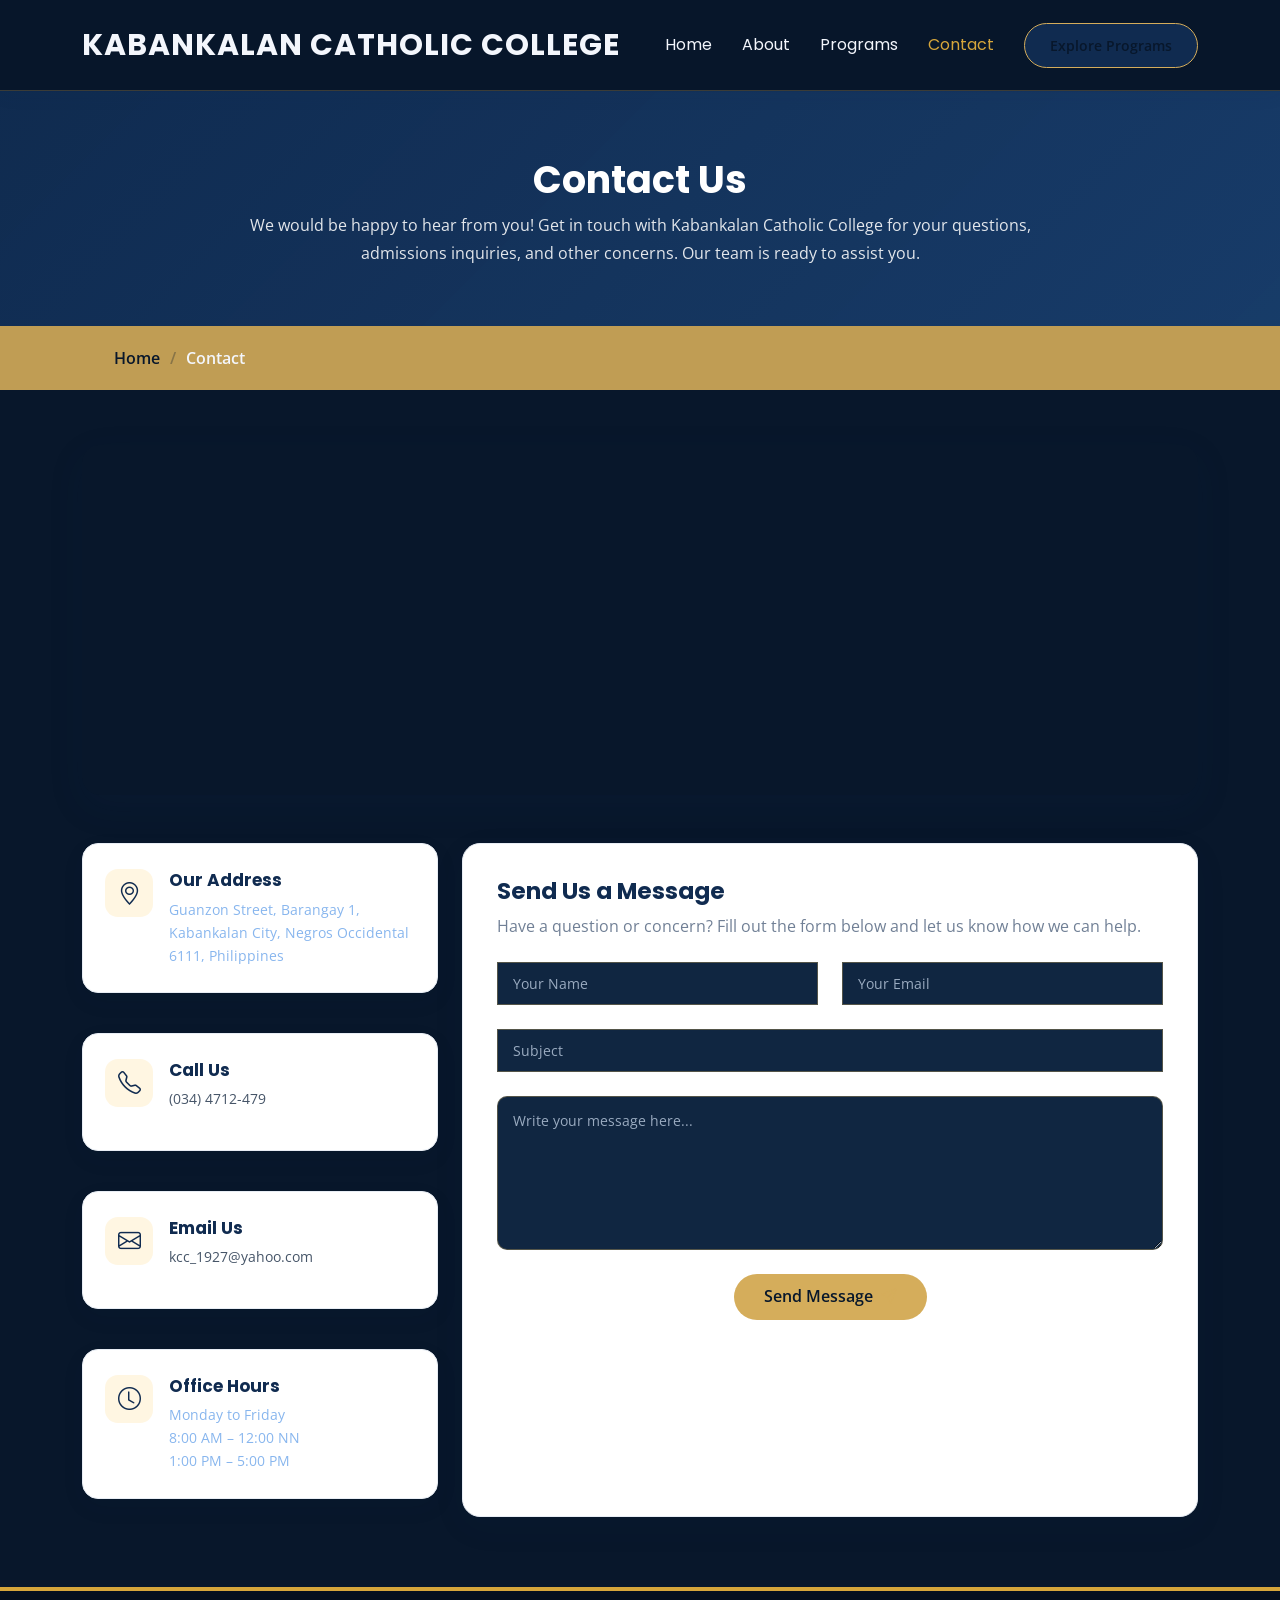
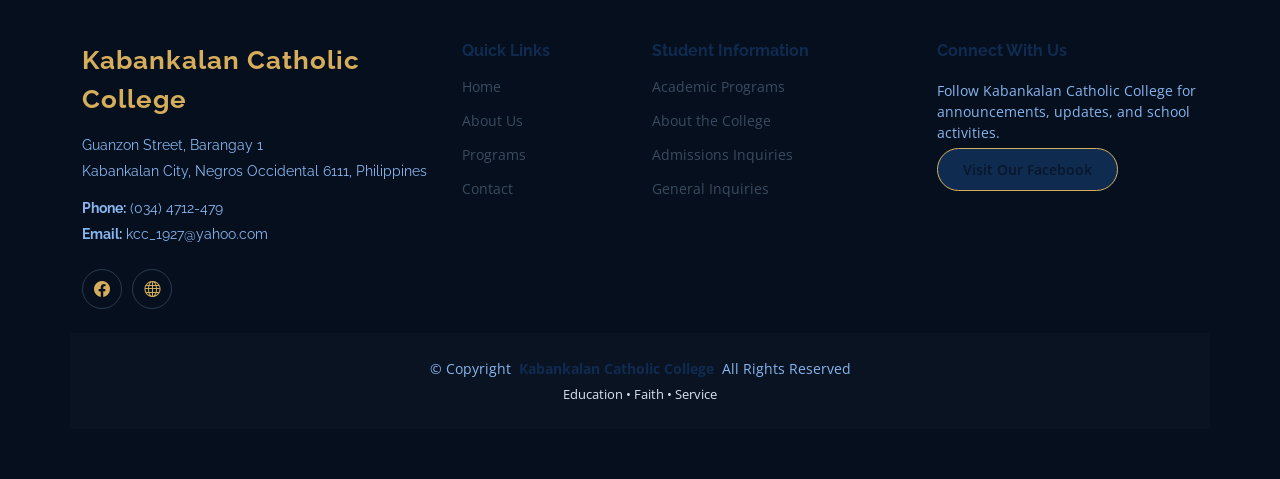
<file: contact.html>
<!DOCTYPE html>
<html lang="en">

<head>
  <meta charset="utf-8">
  <meta content="width=device-width, initial-scale=1.0" name="viewport">
  <title>Contact Us | Kabankalan Catholic College</title>
  <meta name="description" content="Get in touch with Kabankalan Catholic College. Find our contact information and send us a message.">
  <meta name="keywords" content="Kabankalan Catholic College, KCC, contact">

  <link href="assets/img/favicon.png" rel="icon">
  <link href="assets/img/apple-touch-icon.png" rel="apple-touch-icon">

  <link href="https://fonts.googleapis.com" rel="preconnect">
  <link href="https://fonts.gstatic.com" rel="preconnect" crossorigin>
  <link href="https://fonts.googleapis.com/css2?family=Open+Sans:wght@300;400;500;600;700;800&family=Poppins:wght@400;500;600;700;800&family=Raleway:wght@400;500;600;700;800&display=swap" rel="stylesheet">

  <link href="assets/vendor/bootstrap/css/bootstrap.min.css" rel="stylesheet">
  <link href="assets/vendor/bootstrap-icons/bootstrap-icons.css" rel="stylesheet">
  <link href="assets/vendor/aos/aos.css" rel="stylesheet">
  <link href="assets/vendor/glightbox/css/glightbox.min.css" rel="stylesheet">
  <link href="assets/vendor/swiper/swiper-bundle.min.css" rel="stylesheet">
  <link href="assets/css/main.css" rel="stylesheet">

  <style>
    :root {
      --kcc-navy: #102b50;
      --kcc-blue: #183e6d;
      --kcc-gold: #d6a63b;
      --kcc-light: #f4f7fb;
      --kcc-text: #465568;
    }

    body.contact-page { color: var(--kcc-text); }
    .header { box-shadow: 0 3px 18px rgba(16, 43, 80, .08); }
    .logo .sitename { color: var(--kcc-navy); font-family: "Poppins", sans-serif; font-size: 23px; font-weight: 800; letter-spacing: .2px; }
    .navmenu a:hover, .navmenu .active, .navmenu .active:focus { color: var(--kcc-gold) !important; }
    .btn-getstarted {
      background: var(--kcc-navy) !important; border-radius: 30px !important;
      padding: 11px 25px !important; font-weight: 600;
    }
    .btn-getstarted:hover { background: var(--kcc-gold) !important; color: var(--kcc-navy) !important; }
    .page-title .heading {
      background: linear-gradient(135deg, rgba(16,43,80,.98), rgba(24,62,109,.92));
      padding: 65px 0 58px;
    }
    .page-title h1 { color: #fff; font-family: "Poppins", sans-serif; font-weight: 800; }
    .page-title .heading p { color: rgba(255,255,255,.88); line-height: 1.8; }
    .breadcrumbs { background: #eef2f7; }
    .breadcrumbs a { color: var(--kcc-blue); }
    .contact.section { padding-top: 55px; padding-bottom: 70px; }
    .contact-map-wrap { overflow: hidden; border-radius: 18px; box-shadow: 0 12px 35px rgba(16,43,80,.12); }
    .contact-map-wrap iframe { display: block; }
    .contact .info-item {
      background: #fff; border: 1px solid #e8edf4; border-radius: 16px;
      padding: 25px 22px; margin-bottom: 18px; min-height: 118px;
      box-shadow: 0 8px 25px rgba(16,43,80,.055); transition: .25s ease;
    }
    .contact .info-item:hover { transform: translateY(-4px); border-color: rgba(214,166,59,.65); }
    .contact .info-item > i {
      width: 48px; height: 48px; flex: 0 0 48px; display: flex;
      align-items: center; justify-content: center; border-radius: 13px;
      background: #fff6e2; color: var(--kcc-navy); font-size: 23px; margin-right: 16px;
    }
    .contact .info-item h3 { color: var(--kcc-navy); font-family: "Poppins", sans-serif; font-size: 17px; font-weight: 700; margin: 1px 0 7px; }
    .contact .info-item p { margin: 0; line-height: 1.65; overflow-wrap: anywhere; }
    .contact .info-item a { color: var(--kcc-text); }
    .contact .info-item a:hover { color: var(--kcc-blue); }
    .contact .email-form {
      background: #fff; padding: 34px; border-radius: 18px;
      border: 1px solid #e8edf4; box-shadow: 0 10px 32px rgba(16,43,80,.07);
    }
    .contact .email-form input, .contact .email-form textarea {
      border: 1px solid #dce3ed; border-radius: 10px; padding: 13px 15px;
      font-size: 14px; box-shadow: none;
    }
    .contact .email-form input:focus, .contact .email-form textarea:focus {
      border-color: var(--kcc-gold);
    }
    .contact .email-form button {
      background: var(--kcc-navy); border: 0; border-radius: 30px;
      padding: 13px 32px; color: #fff; font-weight: 600; transition: .25s;
    }
    .contact .email-form button:hover { background: var(--kcc-gold); color: var(--kcc-navy); }
    .contact-form-title { color: var(--kcc-navy); font-family: "Poppins", sans-serif; font-size: 23px; font-weight: 700; margin-bottom: 8px; }
    .contact-form-subtitle { color: #718096; margin-bottom: 24px; }
    .footer { border-top: 4px solid var(--kcc-gold); }
    .footer .sitename, .footer h4 { color: var(--kcc-navy); }
    .footer .social-links a:hover { background: var(--kcc-gold); color: var(--kcc-navy); }
    @media (max-width: 767px) {
      .logo .sitename { font-size: 18px; }
      .contact .email-form { padding: 23px 18px; }
      .page-title .heading { padding: 48px 0 42px; }
    }
  </style>
</head>

<body class="contact-page">

  <header id="header" class="header d-flex align-items-center sticky-top">
    <div class="container-fluid container-xl position-relative d-flex align-items-center">
      <a href="index.html" class="logo d-flex align-items-center me-auto">
        <h1 class="sitename">KABANKALAN CATHOLIC COLLEGE</h1>
      </a>

      <nav id="navmenu" class="navmenu">
        <ul>
          <li><a href="index.html">Home</a></li>
          <li><a href="about.html">About</a></li>
          <li><a href="courses.html">Programs</a></li>
          <li><a href="contact.html" class="active">Contact</a></li>
        </ul>
        <i class="mobile-nav-toggle d-xl-none bi bi-list"></i>
      </nav>

      <a class="btn-getstarted" href="courses.html">Explore Programs</a>
    </div>
  </header>

  <main class="main">

    <div class="page-title" data-aos="fade">
      <div class="heading">
        <div class="container">
          <div class="row d-flex justify-content-center text-center">
            <div class="col-lg-9">
              <h1>Contact Us</h1>
              <p class="mb-0">We would be happy to hear from you! Get in touch with Kabankalan Catholic College for your questions, admissions inquiries, and other concerns. Our team is ready to assist you.</p>
            </div>
          </div>
        </div>
      </div>
      <nav class="breadcrumbs">
        <div class="container">
          <ol>
            <li><a href="index.html">Home</a></li>
            <li class="current">Contact</li>
          </ol>
        </div>
      </nav>
    </div>

   <section id="contact" class="contact section">

  <!-- KCC Google Map -->
  <div class="container mb-5" data-aos="fade-up" data-aos-delay="100">

    <div class="contact-map-wrap">
      <iframe
        style="border:0; width: 100%; height: 350px;"
        src="https://www.google.com/maps/embed?pb=!1m18!1m12!1m3!1d3929.238784740217!2d122.81232827450893!3d9.997124173085345!2m3!1f0!2f0!3f0!3m2!1i1024!2i768!4f13.1!3m3!1m2!1s0x33ac10d67b939207%3A0x905b7d9ae0747c2a!2sKabankalan%20Catholic%20College!5e0!3m2!1sen!2sph!4v1795229453069!5m2!1sen!2sph"
        frameborder="0"
        allowfullscreen=""
        loading="lazy"
        referrerpolicy="no-referrer-when-downgrade">
      </iframe>
    </div>

  </div>

      <div class="container" data-aos="fade-up" data-aos-delay="100">
        <div class="row gy-4">

          <div class="col-lg-4">
            <div class="info-item d-flex" data-aos="fade-up" data-aos-delay="150">
              <i class="bi bi-geo-alt flex-shrink-0"></i>
              <div>
                <h3>Our Address</h3>
                <p>Guanzon Street, Barangay 1, Kabankalan City, Negros Occidental 6111, Philippines</p>
              </div>
            </div>

            <div class="info-item d-flex" data-aos="fade-up" data-aos-delay="250">
              <i class="bi bi-telephone flex-shrink-0"></i>
              <div>
                <h3>Call Us</h3>
                <p><a href="tel:+63344712479">(034) 4712-479</a></p>
              </div>
            </div>

            <div class="info-item d-flex" data-aos="fade-up" data-aos-delay="350">
              <i class="bi bi-envelope flex-shrink-0"></i>
              <div>
                <h3>Email Us</h3>
                <p><a href="mailto:kcc_1927@yahoo.com">kcc_1927@yahoo.com</a></p>
              </div>
            </div>

            <div class="info-item d-flex" data-aos="fade-up" data-aos-delay="450">
              <i class="bi bi-clock flex-shrink-0"></i>
              <div>
                <h3>Office Hours</h3>
                <p>Monday to Friday<br>8:00 AM – 12:00 NN<br>1:00 PM – 5:00 PM</p>
              </div>
            </div>
          </div>

          <div class="col-lg-8">
            <form action="#" method="post" class="email-form" data-aos="fade-up" data-aos-delay="200">
              <h2 class="contact-form-title">Send Us a Message</h2>
              <p class="contact-form-subtitle">Have a question or concern? Fill out the form below and let us know how we can help.</p>
              <div class="row gy-4">
                <div class="col-md-6">
                  <input type="text" name="name" class="form-control" placeholder="Your Name" required>
                </div>
                <div class="col-md-6">
                  <input type="email" class="form-control" name="email" placeholder="Your Email" required>
                </div>
                <div class="col-md-12">
                  <input type="text" class="form-control" name="subject" placeholder="Subject" required>
                </div>
                <div class="col-md-12">
                  <textarea class="form-control" name="message" rows="6" placeholder="Write your message here..." required></textarea>
                </div>
                <div class="col-md-12 text-center">
                  <div class="loading">Loading</div>
                  <div class="error-message"></div>
                  <div class="sent-message">Your message has been sent. Thank you!</div>
                  <button type="submit">Send Message <i class="bi bi-send ms-1"></i></button>
                </div>
              </div>
            </form>
          </div>

        </div>
      </div>
    </section>
  </main>

  <footer id="footer" class="footer position-relative light-background">
    <div class="container footer-top">
      <div class="row gy-4">
        <div class="col-lg-4 col-md-6 footer-about">
          <a href="index.html" class="logo d-flex align-items-center">
            <span class="sitename">Kabankalan Catholic College</span>
          </a>
          <div class="footer-contact pt-3">
            <p>Guanzon Street, Barangay 1</p>
            <p>Kabankalan City, Negros Occidental 6111, Philippines</p>
            <p class="mt-3"><strong>Phone:</strong> <span>(034) 4712-479</span></p>
            <p><strong>Email:</strong> <span>kcc_1927@yahoo.com</span></p>
          </div>
          <div class="social-links d-flex mt-4">
            <a href="https://www.facebook.com/KCCInc1927/" target="_blank" rel="noopener"><i class="bi bi-facebook"></i></a>
            <a href="https://kcc.edu.ph/" target="_blank" rel="noopener"><i class="bi bi-globe"></i></a>
          </div>
        </div>

        <div class="col-lg-2 col-md-3 footer-links">
          <h4>Quick Links</h4>
          <ul>
            <li><a href="index.html">Home</a></li>
            <li><a href="about.html">About Us</a></li>
            <li><a href="courses.html">Programs</a></li>
            <li><a href="contact.html">Contact</a></li>
          </ul>
        </div>

        <div class="col-lg-3 col-md-3 footer-links">
          <h4>Student Information</h4>
          <ul>
            <li><a href="courses.html">Academic Programs</a></li>
            <li><a href="about.html">About the College</a></li>
            <li><a href="contact.html">Admissions Inquiries</a></li>
            <li><a href="contact.html">General Inquiries</a></li>
          </ul>
        </div>

        <div class="col-lg-3 col-md-12 footer-newsletter">
          <h4>Connect With Us</h4>
          <p>Follow Kabankalan Catholic College for announcements, updates, and school activities.</p>
          <a class="btn-getstarted" href="https://www.facebook.com/KCCInc1927/" target="_blank" rel="noopener">Visit Our Facebook</a>
        </div>
      </div>
    </div>

    <div class="container copyright text-center mt-4">
      <p>© <span>Copyright</span> <strong class="px-1 sitename">Kabankalan Catholic College</strong> <span>All Rights Reserved</span></p>
      <div class="credits">Education • Faith • Service</div>
    </div>
  </footer>

  <a href="#" id="scroll-top" class="scroll-top d-flex align-items-center justify-content-center"><i class="bi bi-arrow-up-short"></i></a>
  <div id="preloader"></div>

  <script src="assets/vendor/bootstrap/js/bootstrap.bundle.min.js"></script>
  <script src="assets/vendor/aos/aos.js"></script>
  <script src="assets/vendor/glightbox/js/glightbox.min.js"></script>
  <script src="assets/vendor/purecounter/purecounter_vanilla.js"></script>
  <script src="assets/vendor/swiper/swiper-bundle.min.js"></script>
  <script src="assets/js/main.js"></script>

</body>
</html>
</file>
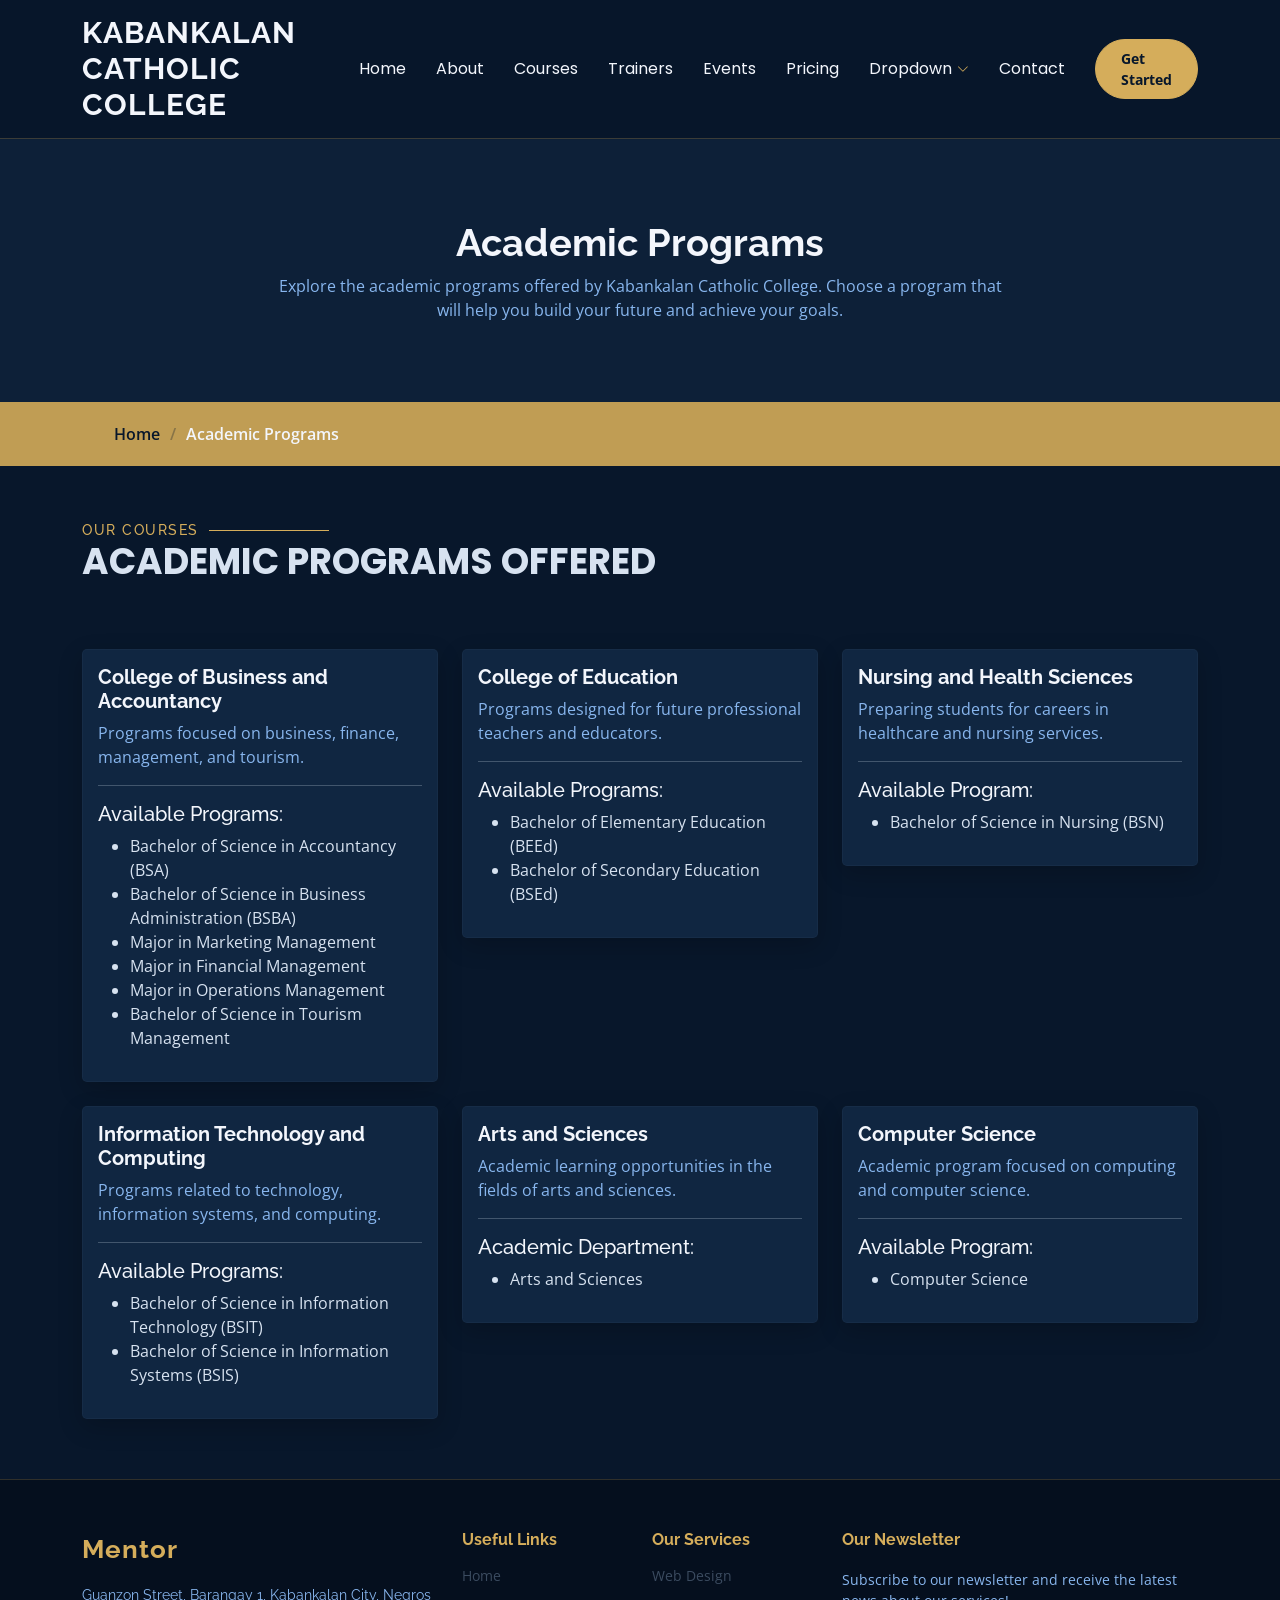
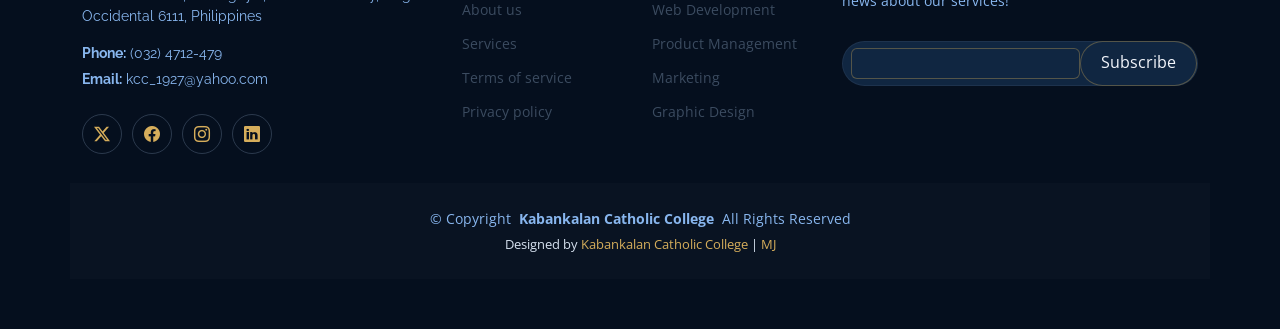
<file: course-details.html>
<!DOCTYPE html>
<html lang="en">

  
<head>
  <meta charset="utf-8">
  <meta content="width=device-width, initial-scale=1.0" name="viewport">
  <title>Course Details - Mentor Bootstrap Template</title>
  <meta name="description" content="">
  <meta name="keywords" content="">

  <!-- Favicons -->
  <link href="assets/img/favicon.png" rel="icon">
  <link href="assets/img/apple-touch-icon.png" rel="apple-touch-icon">

  <!-- Fonts -->
  <link href="https://fonts.googleapis.com" rel="preconnect">
  <link href="https://fonts.gstatic.com" rel="preconnect" crossorigin>
  <link href="https://fonts.googleapis.com/css2?family=Open+Sans:ital,wght@0,300;0,400;0,500;0,600;0,700;0,800;1,300;1,400;1,500;1,600;1,700;1,800&family=Poppins:ital,wght@0,100;0,200;0,300;0,400;0,500;0,600;0,700;0,800;0,900;1,100;1,200;1,300;1,400;1,500;1,600;1,700;1,800;1,900&family=Raleway:ital,wght@0,100;0,200;0,300;0,400;0,500;0,600;0,700;0,800;0,900;1,100;1,200;1,300;1,400;1,500;1,600;1,700;1,800;1,900&display=swap" rel="stylesheet">

  <!-- Vendor CSS Files -->
  <link href="assets/vendor/bootstrap/css/bootstrap.min.css" rel="stylesheet">
  <link href="assets/vendor/bootstrap-icons/bootstrap-icons.css" rel="stylesheet">
  <link href="assets/vendor/aos/aos.css" rel="stylesheet">
  <link href="assets/vendor/glightbox/css/glightbox.min.css" rel="stylesheet">
  <link href="assets/vendor/swiper/swiper-bundle.min.css" rel="stylesheet">

  <!-- Main CSS File -->
  <link href="assets/css/main.css" rel="stylesheet">

  <!-- =======================================================
  * Template Name: Mentor
  * Template URL: https://bootstrapmade.com/mentor-free-education-bootstrap-theme/
  * Updated: Jul 07 2025 with Bootstrap v5.3.7
  * Author: BootstrapMade.com
  * License: https://bootstrapmade.com/license/
  ======================================================== -->
</head>

<body class="course-details-page">

  <header id="header" class="header d-flex align-items-center sticky-top">
    <div class="container-fluid container-xl position-relative d-flex align-items-center">

      <a href="index.html" class="logo d-flex align-items-center me-auto">
        <!-- Uncomment the line below if you also wish to use an image logo -->
        <!-- <img src="assets/img/logo.webp" alt=""> -->
        <h1 class="sitename">Kabankalan Catholic College</h1>
      </a>

      <nav id="navmenu" class="navmenu">
        <ul>
          <li><a href="index.html">Home<br></a></li>
          <li><a href="about.html">About</a></li>
          <li><a href="courses.html">Courses</a></li>
          <li><a href="trainers.html">Trainers</a></li>
          <li><a href="events.html">Events</a></li>
          <li><a href="pricing.html">Pricing</a></li>
          <li class="dropdown"><a href="#"><span>Dropdown</span> <i class="bi bi-chevron-down toggle-dropdown"></i></a>
            <ul>
              <li><a href="#">Dropdown 1</a></li>
              <li class="dropdown"><a href="#"><span>Deep Dropdown</span> <i class="bi bi-chevron-down toggle-dropdown"></i></a>
                <ul>
                  <li><a href="#">Deep Dropdown 1</a></li>
                  <li><a href="#">Deep Dropdown 2</a></li>
                  <li><a href="#">Deep Dropdown 3</a></li>
                  <li><a href="#">Deep Dropdown 4</a></li>
                  <li><a href="#">Deep Dropdown 5</a></li>
                </ul>
              </li>
              <li><a href="#">Dropdown 2</a></li>
              <li><a href="#">Dropdown 3</a></li>
              <li><a href="#">Dropdown 4</a></li>
            </ul>
          </li>
          <li><a href="contact.html">Contact</a></li>
        </ul>
        <i class="mobile-nav-toggle d-xl-none bi bi-list"></i>
      </nav>

      <a class="btn-getstarted" href="courses.html">Get Started</a>

    </div>
  </header>

 
<main class="main">

  <!-- Page Title -->
  <div class="page-title" data-aos="fade">
    <div class="heading">
      <div class="container">
        <div class="row d-flex justify-content-center text-center">
          <div class="col-lg-8">
            <h1>Academic Programs</h1>
            <p class="mb-0">
              Explore the academic programs offered by Kabankalan Catholic College.
              Choose a program that will help you build your future and achieve your goals.
            </p>
          </div>
        </div>
      </div>
    </div>

    <nav class="breadcrumbs">
      <div class="container">
        <ol>
          <li><a href="index.html">Home</a></li>
          <li class="current">Academic Programs</li>
        </ol>
      </div>
    </nav>
  </div>

  <!-- Academic Programs Section -->
  <section id="courses" class="courses section">

    <div class="container">

      <div class="section-title" data-aos="fade-up">
        <h2>Our Courses</h2>
        <p>Academic Programs Offered</p>
      </div>

      <div class="row gy-4">

        <!-- College of Business and Accountancy -->
        <div class="col-lg-4 col-md-6" data-aos="fade-up">
          <div class="course-item">
            <div class="course-content">
              <h3>College of Business and Accountancy</h3>
              <p>Programs focused on business, finance, management, and tourism.</p>
              <hr>
              <h5>Available Programs:</h5>
              <ul>
                <li>Bachelor of Science in Accountancy (BSA)</li>
                <li>Bachelor of Science in Business Administration (BSBA)</li>
                <li>Major in Marketing Management</li>
                <li>Major in Financial Management</li>
                <li>Major in Operations Management</li>
                <li>Bachelor of Science in Tourism Management</li>
              </ul>
            </div>
          </div>
        </div>

        <!-- College of Education -->
        <div class="col-lg-4 col-md-6" data-aos="fade-up" data-aos-delay="100">
          <div class="course-item">
            <div class="course-content">
              <h3>College of Education</h3>
              <p>Programs designed for future professional teachers and educators.</p>
              <hr>
              <h5>Available Programs:</h5>
              <ul>
                <li>Bachelor of Elementary Education (BEEd)</li>
                <li>Bachelor of Secondary Education (BSEd)</li>
              </ul>
            </div>
          </div>
        </div>

        <!-- Nursing and Health Sciences -->
        <div class="col-lg-4 col-md-6" data-aos="fade-up" data-aos-delay="200">
          <div class="course-item">
            <div class="course-content">
              <h3>Nursing and Health Sciences</h3>
              <p>Preparing students for careers in healthcare and nursing services.</p>
              <hr>
              <h5>Available Program:</h5>
              <ul>
                <li>Bachelor of Science in Nursing (BSN)</li>
              </ul>
            </div>
          </div>
        </div>

        <!-- Information Technology and Computing -->
        <div class="col-lg-4 col-md-6" data-aos="fade-up">
          <div class="course-item">
            <div class="course-content">
              <h3>Information Technology and Computing</h3>
              <p>Programs related to technology, information systems, and computing.</p>
              <hr>
              <h5>Available Programs:</h5>
              <ul>
                <li>Bachelor of Science in Information Technology (BSIT)</li>
                <li>Bachelor of Science in Information Systems (BSIS)</li>
              </ul>
            </div>
          </div>
        </div>

        <!-- Arts and Sciences -->
        <div class="col-lg-4 col-md-6" data-aos="fade-up" data-aos-delay="100">
          <div class="course-item">
            <div class="course-content">
              <h3>Arts and Sciences</h3>
              <p>Academic learning opportunities in the fields of arts and sciences.</p>
              <hr>
              <h5>Academic Department:</h5>
              <ul>
                <li>Arts and Sciences</li>
              </ul>
            </div>
          </div>
        </div>

        <!-- Computer Science -->
        <div class="col-lg-4 col-md-6" data-aos="fade-up" data-aos-delay="200">
          <div class="course-item">
            <div class="course-content">
              <h3>Computer Science</h3>
              <p>Academic program focused on computing and computer science.</p>
              <hr>
              <h5>Available Program:</h5>
              <ul>
                <li>Computer Science</li>
              </ul>
            </div>
          </div>
        </div>

      </div>

    </div>

  </section>

</main>


  <footer id="footer" class="footer position-relative light-background">

    <div class="container footer-top">
      <div class="row gy-4">
        <div class="col-lg-4 col-md-6 footer-about">
          <a href="index.html" class="logo d-flex align-items-center">
            <span class="sitename">Mentor</span>
          </a>
          <div class="footer-contact pt-3">
            <p>Guanzon Street, Barangay 1, Kabankalan City, Negros Occidental 6111, Philippines</p>
            <p class="mt-3"><strong>Phone:</strong> <span>(032) 4712-479</span></p>
            <p><strong>Email:</strong> <span>kcc_1927@yahoo.com</span></p>
          </div>
          <div class="social-links d-flex mt-4">
            <a href=""><i class="bi bi-twitter-x"></i></a>
            <a href=""><i class="bi bi-facebook"></i></a>
            <a href=""><i class="bi bi-instagram"></i></a>
            <a href=""><i class="bi bi-linkedin"></i></a>
          </div>
        </div>

        <div class="col-lg-2 col-md-3 footer-links">
          <h4>Useful Links</h4>
          <ul>
            <li><a href="#">Home</a></li>
            <li><a href="#">About us</a></li>
            <li><a href="#">Services</a></li>
            <li><a href="#">Terms of service</a></li>
            <li><a href="#">Privacy policy</a></li>
          </ul>
        </div>

        <div class="col-lg-2 col-md-3 footer-links">
          <h4>Our Services</h4>
          <ul>
            <li><a href="#">Web Design</a></li>
            <li><a href="#">Web Development</a></li>
            <li><a href="#">Product Management</a></li>
            <li><a href="#">Marketing</a></li>
            <li><a href="#">Graphic Design</a></li>
          </ul>
        </div>

        <div class="col-lg-4 col-md-12 footer-newsletter">
          <h4>Our Newsletter</h4>
          <p>Subscribe to our newsletter and receive the latest news about our services!</p>
          <form action="#" method="post" class="email-form">
            <div class="newsletter-form"><input type="email" name="email"><input type="submit" value="Subscribe"></div>
            <div class="loading">Loading</div>
            <div class="error-message"></div>
            <div class="sent-message">Your subscription request has been sent. Thank you!</div>
          </form>
        </div>

      </div>
    </div>

    <div class="container copyright text-center mt-4">
      <p>© <span>Copyright</span> <strong class="px-1 sitename">Kabankalan Catholic College</strong> <span>All Rights Reserved</span></p>
      <div class="credits">
        <!-- All the links in the footer should remain intact. -->
        <!-- You can delete the links only if you've purchased the pro version. -->
        <!-- Licensing information: https://bootstrapmade.com/license/ -->
        Designed by <a href="https://bootstrapmade.com/">Kabankalan Catholic College</a> | <a href="https://bootstrapmade.com/tools/">MJ</a>
      </div>
    </div>

  </footer>

  <!-- Scroll Top -->
  <a href="#" id="scroll-top" class="scroll-top d-flex align-items-center justify-content-center"><i class="bi bi-arrow-up-short"></i></a>

  <!-- Preloader -->
  <div id="preloader"></div>

  <!-- Vendor JS Files -->
  <script src="assets/vendor/bootstrap/js/bootstrap.bundle.min.js"></script>
  <script src="assets/vendor/aos/aos.js"></script>
  <script src="assets/vendor/glightbox/js/glightbox.min.js"></script>
  <script src="assets/vendor/purecounter/purecounter_vanilla.js"></script>
  <script src="assets/vendor/swiper/swiper-bundle.min.js"></script>

  <!-- Main JS File -->
  <script src="assets/js/main.js"></script>

</body>

</html>
</file>
<file: assets/css/main.css>
/**
* Template Name: Mentor
* Template URL: https://bootstrapmade.com/mentor-free-education-bootstrap-theme/
* Updated: Jul 07 2025 with Bootstrap v5.3.7
* Author: BootstrapMade.com
* License: https://bootstrapmade.com/license/
*/

/*--------------------------------------------------------------
# Font & Color Variables
# Help: https://bootstrapmade.com/color-system/
--------------------------------------------------------------*/
/* Fonts */
:root {
  --default-font: "Open Sans",  system-ui, -apple-system, "Segoe UI", Roboto, "Helvetica Neue", Arial, "Noto Sans", "Liberation Sans", sans-serif, "Apple Color Emoji", "Segoe UI Emoji", "Segoe UI Symbol", "Noto Color Emoji";
  --heading-font: "Raleway",  sans-serif;
  --nav-font: "Poppins",  sans-serif;
}

/* Global Colors - The following color variables are used throughout the website. Updating them here will change the color scheme of the entire website */
:root { 
  --background-color: #a2c5eb; /* Background color for the entire website, including individual sections */
  --default-color: #444444; /* Default color used for the majority of the text content across the entire website */
  --heading-color: #82aaea; /* Color for headings, subheadings and title throughout the website */
  --accent-color: #90a99a; /* Accent color that represents your brand on the website. It's used for buttons, links, and other elements that need to stand out */
  --surface-color: #7ad1eb; /* The surface color is used as a background of boxed elements within sections, such as cards, icon boxes, or other elements that require a visual separation from the global background. */
  --contrast-color: #2873c4; /* Contrast color for text, ensuring readability against backgrounds of accent, heading, or default colors. */
}

/* Nav Menu Colors - The following color variables are used specifically for the navigation menu. They are separate from the global colors to allow for more customization options */
:root {
  --nav-color: #272828;  /* The default color of the main navmenu links */
  --nav-hover-color: #0fc4f7; /* Applied to main navmenu links when they are hovered over or active */
  --nav-mobile-background-color: #6a9ce2; /* Used as the background color for mobile navigation menu */
  --nav-dropdown-background-color: #6286d9; /* Used as the background color for dropdown items that appear when hovering over primary navigation items */
  --nav-dropdown-color: #84e5e5; /* Used for navigation links of the dropdown items in the navigation menu. */
  --nav-dropdown-hover-color: #5569b0d2; /* Similar to --nav-hover-color, this color is applied to dropdown navigation links when they are hovered over. */
}

/* Color Presets - These classes override global colors when applied to any section or element, providing reuse of the sam color scheme. */

.light-background {
  --background-color: #516282;
  --surface-color: #acb6e7;
}

.dark-background {
  --background-color: #060606;
  --default-color: #ffffff;
  --heading-color: #ffffff;
  --surface-color: #252525;
  --contrast-color: #ffffff;
}

/* Smooth scroll */
:root {
  scroll-behavior: smooth;
}

/*--------------------------------------------------------------
# General Styling & Shared Classes
--------------------------------------------------------------*/
body {
  color: var(--default-color);
  background-color: var(--background-color);
  font-family: var(--default-font);
}

a {
  color: var(--accent-color);
  text-decoration: none;
  transition: 0.3s;
}

a:hover {
  color: color-mix(in srgb, var(--accent-color), transparent 25%);
  text-decoration: none;
}

h1,
h2,
h3,
h4,
h5,
h6 {
  color: var(--heading-color);
  font-family: var(--heading-font);
}

/* Email Form Messages
------------------------------*/
.email-form .error-message {
  display: none;
  background: #df1529;
  color: #ffffff;
  text-align: left;
  padding: 15px;
  margin-bottom: 24px;
  font-weight: 600;
}

.email-form .sent-message {
  display: none;
  color: #ffffff;
  background: #059652;
  text-align: center;
  padding: 15px;
  margin-bottom: 24px;
  font-weight: 600;
}

.email-form .loading {
  display: none;
  background: var(--surface-color);
  text-align: center;
  padding: 15px;
  margin-bottom: 24px;
}

.email-form .loading:before {
  content: "";
  display: inline-block;
  border-radius: 50%;
  width: 24px;
  height: 24px;
  margin: 0 10px -6px 0;
  border: 3px solid var(--accent-color);
  border-top-color: var(--surface-color);
  animation: email-form-loading 1s linear infinite;
}

@keyframes email-form-loading {
  0% {
    transform: rotate(0deg);
  }

  100% {
    transform: rotate(360deg);
  }
}

/* Pulsating Play Button
------------------------------*/
.pulsating-play-btn {
  width: 94px;
  height: 94px;
  background: radial-gradient(var(--accent-color) 50%, color-mix(in srgb, var(--accent-color), transparent 75%) 52%);
  border-radius: 50%;
  display: block;
  position: relative;
  overflow: hidden;
}

.pulsating-play-btn:before {
  content: "";
  position: absolute;
  width: 120px;
  height: 120px;
  animation-delay: 0s;
  animation: pulsate-play-btn 2s;
  animation-direction: forwards;
  animation-iteration-count: infinite;
  animation-timing-function: steps;
  opacity: 1;
  border-radius: 50%;
  border: 5px solid color-mix(in srgb, var(--accent-color), transparent 30%);
  top: -15%;
  left: -15%;
  background: rgba(198, 16, 0, 0);
}

.pulsating-play-btn:after {
  content: "";
  position: absolute;
  left: 50%;
  top: 50%;
  transform: translateX(-40%) translateY(-50%);
  width: 0;
  height: 0;
  border-top: 10px solid transparent;
  border-bottom: 10px solid transparent;
  border-left: 15px solid #fff;
  z-index: 100;
  transition: all 400ms cubic-bezier(0.55, 0.055, 0.675, 0.19);
}

.pulsating-play-btn:hover:before {
  content: "";
  position: absolute;
  left: 50%;
  top: 50%;
  transform: translateX(-40%) translateY(-50%);
  width: 0;
  height: 0;
  border: none;
  border-top: 10px solid transparent;
  border-bottom: 10px solid transparent;
  border-left: 15px solid #fff;
  z-index: 200;
  animation: none;
  border-radius: 0;
}

.pulsating-play-btn:hover:after {
  border-left: 15px solid var(--accent-color);
  transform: scale(20);
}

@keyframes pulsate-play-btn {
  0% {
    transform: scale(0.6, 0.6);
    opacity: 1;
  }

  100% {
    transform: scale(1, 1);
    opacity: 0;
  }
}

/*--------------------------------------------------------------
# Global Header
--------------------------------------------------------------*/
.header {
  color: var(--default-color);
  background-color: var(--background-color);
  padding: 15px 0;
  transition: all 0.5s;
  z-index: 997;
}

.header .logo {
  line-height: 1;
}

.header .logo img {
  max-height: 36px;
  margin-right: 8px;
}

.header .logo h1 {
  font-weight: 700;
  font-size: 30px;
  margin: 0;
  letter-spacing: 1px;
  text-transform: uppercase;
  color: var(--accent-color);
}

.header .btn-getstarted,
.header .btn-getstarted:focus {
  color: var(--contrast-color);
  background: var(--accent-color);
  font-size: 14px;
  padding: 8px 25px;
  margin: 0 0 0 30px;
  border-radius: 50px;
  transition: 0.3s;
}

.header .btn-getstarted:hover,
.header .btn-getstarted:focus:hover {
  color: var(--contrast-color);
  background: color-mix(in srgb, var(--accent-color), transparent 15%);
}

@media (max-width: 1200px) {
  .header .logo {
    order: 1;
  }

  .header .btn-getstarted {
    order: 2;
    margin: 0 15px 0 0;
    padding: 6px 15px;
  }

  .header .navmenu {
    order: 3;
  }
}

.scrolled .header {
  box-shadow: 0px 0 18px rgba(0, 0, 0, 0.1);
}

/*--------------------------------------------------------------
# Navigation Menu
--------------------------------------------------------------*/
/* Navmenu - Desktop */
@media (min-width: 1200px) {
  .navmenu {
    padding: 0;
  }

  .navmenu ul {
    margin: 0;
    padding: 0;
    display: flex;
    list-style: none;
    align-items: center;
  }

  .navmenu li {
    position: relative;
  }

  .navmenu a,
  .navmenu a:focus {
    color: var(--nav-color);
    padding: 18px 15px;
    font-size: 16px;
    font-family: var(--nav-font);
    font-weight: 400;
    display: flex;
    align-items: center;
    justify-content: space-between;
    white-space: nowrap;
    transition: 0.3s;
  }

  .navmenu a i,
  .navmenu a:focus i {
    font-size: 12px;
    line-height: 0;
    margin-left: 5px;
    transition: 0.3s;
  }

  .navmenu li:last-child a {
    padding-right: 0;
  }

  .navmenu li:hover>a,
  .navmenu .active,
  .navmenu .active:focus {
    color: var(--nav-hover-color);
  }

  .navmenu .dropdown ul {
    margin: 0;
    padding: 10px 0;
    background: var(--nav-dropdown-background-color);
    display: block;
    position: absolute;
    visibility: hidden;
    left: 14px;
    top: 130%;
    opacity: 0;
    transition: 0.3s;
    border-radius: 4px;
    z-index: 99;
    box-shadow: 0px 0px 30px rgba(0, 0, 0, 0.1);
  }

  .navmenu .dropdown ul li {
    min-width: 200px;
  }

  .navmenu .dropdown ul a {
    padding: 10px 20px;
    font-size: 15px;
    text-transform: none;
    color: var(--nav-dropdown-color);
  }

  .navmenu .dropdown ul a i {
    font-size: 12px;
  }

  .navmenu .dropdown ul a:hover,
  .navmenu .dropdown ul .active:hover,
  .navmenu .dropdown ul li:hover>a {
    color: var(--nav-dropdown-hover-color);
  }

  .navmenu .dropdown:hover>ul {
    opacity: 1;
    top: 100%;
    visibility: visible;
  }

  .navmenu .dropdown .dropdown ul {
    top: 0;
    left: -90%;
    visibility: hidden;
  }

  .navmenu .dropdown .dropdown:hover>ul {
    opacity: 1;
    top: 0;
    left: -100%;
    visibility: visible;
  }
}

/* Navmenu - Mobile */
@media (max-width: 1199px) {
  .mobile-nav-toggle {
    color: var(--nav-color);
    font-size: 28px;
    line-height: 0;
    margin-right: 10px;
    cursor: pointer;
    transition: color 0.3s;
  }

  .navmenu {
    padding: 0;
    z-index: 9997;
  }

  .navmenu ul {
    display: none;
    list-style: none;
    position: absolute;
    inset: 60px 20px 20px 20px;
    padding: 10px 0;
    margin: 0;
    border-radius: 6px;
    background-color: var(--nav-mobile-background-color);
    border: 1px solid color-mix(in srgb, var(--default-color), transparent 90%);
    box-shadow: none;
    overflow-y: auto;
    transition: 0.3s;
    z-index: 9998;
  }

  .navmenu a,
  .navmenu a:focus {
    color: var(--nav-dropdown-color);
    padding: 10px 20px;
    font-family: var(--nav-font);
    font-size: 17px;
    font-weight: 500;
    display: flex;
    align-items: center;
    justify-content: space-between;
    white-space: nowrap;
    transition: 0.3s;
  }

  .navmenu a i,
  .navmenu a:focus i {
    font-size: 12px;
    line-height: 0;
    margin-left: 5px;
    width: 30px;
    height: 30px;
    display: flex;
    align-items: center;
    justify-content: center;
    border-radius: 50%;
    transition: 0.3s;
    background-color: color-mix(in srgb, var(--accent-color), transparent 90%);
  }

  .navmenu a i:hover,
  .navmenu a:focus i:hover {
    background-color: var(--accent-color);
    color: var(--contrast-color);
  }

  .navmenu a:hover,
  .navmenu .active,
  .navmenu .active:focus {
    color: var(--nav-dropdown-hover-color);
  }

  .navmenu .active i,
  .navmenu .active:focus i {
    background-color: var(--accent-color);
    color: var(--contrast-color);
    transform: rotate(180deg);
  }

  .navmenu .dropdown ul {
    position: static;
    display: none;
    z-index: 99;
    padding: 10px 0;
    margin: 10px 20px;
    background-color: var(--nav-dropdown-background-color);
    transition: all 0.5s ease-in-out;
  }

  .navmenu .dropdown ul ul {
    background-color: rgba(33, 37, 41, 0.1);
  }

  .navmenu .dropdown>.dropdown-active {
    display: block;
    background-color: rgba(33, 37, 41, 0.03);
  }

  .mobile-nav-active {
    overflow: hidden;
  }

  .mobile-nav-active .mobile-nav-toggle {
    color: #fff;
    position: absolute;
    font-size: 32px;
    top: 15px;
    right: 15px;
    margin-right: 0;
    z-index: 9999;
  }

  .mobile-nav-active .navmenu {
    position: fixed;
    overflow: hidden;
    inset: 0;
    background: rgba(33, 37, 41, 0.8);
    transition: 0.3s;
  }

  .mobile-nav-active .navmenu>ul {
    display: block;
  }
}

/*--------------------------------------------------------------
# Global Footer
--------------------------------------------------------------*/
.footer {
  color: var(--default-color);
  background-color: var(--background-color);
  font-size: 14px;
  padding-bottom: 50px;
  position: relative;
}

.footer .footer-top {
  padding-top: 50px;
}

.footer .footer-about .logo {
  margin-bottom: 0;
}

.footer .footer-about .logo img {
  max-height: 40px;
  margin-right: 6px;
}

.footer .footer-about .logo span {
  font-size: 26px;
  font-weight: 700;
  letter-spacing: 1px;
  font-family: var(--heading-font);
  color: var(--heading-color);
}

.footer .footer-about p {
  font-size: 14px;
  font-family: var(--heading-font);
}

.footer .social-links a {
  display: flex;
  align-items: center;
  justify-content: center;
  width: 40px;
  height: 40px;
  border-radius: 50%;
  border: 1px solid color-mix(in srgb, var(--default-color), transparent 50%);
  font-size: 16px;
  color: color-mix(in srgb, var(--default-color), transparent 30%);
  margin-right: 10px;
  transition: 0.3s;
}

.footer .social-links a:hover {
  color: var(--accent-color);
  border-color: var(--accent-color);
}

.footer h4 {
  font-size: 16px;
  font-weight: bold;
  position: relative;
  padding-bottom: 12px;
}

.footer .footer-links {
  margin-bottom: 30px;
}

.footer .footer-links ul {
  list-style: none;
  padding: 0;
  margin: 0;
}

.footer .footer-links ul i {
  padding-right: 2px;
  font-size: 12px;
  line-height: 0;
}

.footer .footer-links ul li {
  padding: 10px 0;
  display: flex;
  align-items: center;
}

.footer .footer-links ul li:first-child {
  padding-top: 0;
}

.footer .footer-links ul a {
  color: color-mix(in srgb, var(--default-color), transparent 30%);
  display: inline-block;
  line-height: 1;
}

.footer .footer-links ul a:hover {
  color: var(--accent-color);
}

.footer .footer-contact p {
  margin-bottom: 5px;
}

.footer .footer-newsletter .newsletter-form {
  margin-top: 30px;
  margin-bottom: 15px;
  padding: 6px 8px;
  position: relative;
  border-radius: 50px;
  border: 1px solid color-mix(in srgb, var(--default-color), transparent 80%);
  display: flex;
  background-color: var(--surface-color);
  transition: 0.3s;
}

.footer .footer-newsletter .newsletter-form:focus-within {
  border-color: var(--accent-color);
}

.footer .footer-newsletter .newsletter-form input[type=email] {
  border: 0;
  padding: 4px 8px;
  width: 100%;
  background-color: var(--surface-color);
  color: var(--default-color);
}

.footer .footer-newsletter .newsletter-form input[type=email]:focus-visible {
  outline: none;
}

.footer .footer-newsletter .newsletter-form input[type=submit] {
  border: 0;
  font-size: 16px;
  padding: 0 20px 2px 20px;
  margin: -7px -8px -7px 0;
  background: var(--accent-color);
  color: var(--contrast-color);
  transition: 0.3s;
  border-radius: 50px;
}

.footer .footer-newsletter .newsletter-form input[type=submit]:hover {
  background: color-mix(in srgb, var(--accent-color), transparent 20%);
}

.footer .copyright {
  padding-top: 25px;
  padding-bottom: 25px;
  background-color: color-mix(in srgb, var(--default-color), transparent 95%);
}

.footer .copyright p {
  margin-bottom: 0;
}

.footer .credits {
  margin-top: 6px;
  font-size: 13px;
}

/*--------------------------------------------------------------
# Preloader
--------------------------------------------------------------*/
#preloader {
  position: fixed;
  inset: 0;
  z-index: 999999;
  overflow: hidden;
  background: var(--background-color);
  transition: all 0.6s ease-out;
}

#preloader:before {
  content: "";
  position: fixed;
  top: calc(50% - 30px);
  left: calc(50% - 30px);
  border: 6px solid #ffffff;
  border-color: var(--accent-color) transparent var(--accent-color) transparent;
  border-radius: 50%;
  width: 60px;
  height: 60px;
  animation: animate-preloader 1.5s linear infinite;
}

@keyframes animate-preloader {
  0% {
    transform: rotate(0deg);
  }

  100% {
    transform: rotate(360deg);
  }
}

/*--------------------------------------------------------------
# Scroll Top Button
--------------------------------------------------------------*/
.scroll-top {
  position: fixed;
  visibility: hidden;
  opacity: 0;
  right: 15px;
  bottom: -15px;
  z-index: 99999;
  background-color: var(--accent-color);
  width: 44px;
  height: 44px;
  border-radius: 50px;
  transition: all 0.4s;
}

.scroll-top i {
  font-size: 24px;
  color: var(--contrast-color);
  line-height: 0;
}

.scroll-top:hover {
  background-color: color-mix(in srgb, var(--accent-color), transparent 20%);
  color: var(--contrast-color);
}

.scroll-top.active {
  visibility: visible;
  opacity: 1;
  bottom: 15px;
}

/*--------------------------------------------------------------
# Disable aos animation delay on mobile devices
--------------------------------------------------------------*/
@media screen and (max-width: 768px) {
  [data-aos-delay] {
    transition-delay: 0 !important;
  }
}

/*--------------------------------------------------------------
# Global Page Titles & Breadcrumbs
--------------------------------------------------------------*/
.page-title {
  --default-color: var(--contrast-color);
  --background-color: var(--accent-color);
  --heading-color: var(--contrast-color);
  color: var(--default-color);
  background-color: var(--background-color);
  position: relative;
}

.page-title .heading {
  padding: 80px 0;
  border-top: 1px solid color-mix(in srgb, var(--default-color), transparent 90%);
}

.page-title .heading h1 {
  font-size: 38px;
  font-weight: 700;
}

.page-title nav {
  background-color: color-mix(in srgb, var(--accent-color) 90%, black 5%);
  padding: 20px 0;
}

.page-title nav a {
  color: var(--default-color);
}

.page-title nav ol {
  display: flex;
  flex-wrap: wrap;
  list-style: none;
  margin: 0;
  font-size: 16px;
  font-weight: 600;
}

.page-title nav ol li+li {
  padding-left: 10px;
}

.page-title nav ol li+li::before {
  content: "/";
  display: inline-block;
  padding-right: 10px;
  color: color-mix(in srgb, var(--default-color), transparent 70%);
}

/*--------------------------------------------------------------
# Global Sections
--------------------------------------------------------------*/
section,
.section {
  color: var(--default-color);
  background-color: var(--background-color);
  padding: 60px 0;
  scroll-margin-top: 900px;
  overflow: clip;
}

@media (max-width: 1199px) {

  section,
  .section {
    scroll-margin-top: 66px;
  }
}

/*--------------------------------------------------------------
# Global Section Titles
--------------------------------------------------------------*/
.section-title {
  padding-bottom: 60px;
  position: relative;
}

.section-title h2 {
  font-size: 14px;
  font-weight: 500;
  padding: 0;
  line-height: 1px;
  margin: 0;
  letter-spacing: 1.5px;
  text-transform: uppercase;
  color: color-mix(in srgb, var(--default-color), transparent 50%);
  position: relative;
}

.section-title h2::after {
  content: "";
  width: 120px;
  height: 1px;
  display: inline-block;
  background: var(--accent-color);
  margin: 4px 10px;
}

.section-title p {
  color: var(--heading-color);
  margin: 0;
  font-size: 36px;
  font-weight: 700;
  font-family: var(--nav-font);
  text-transform: uppercase;
}

/*--------------------------------------------------------------
# Hero Section
--------------------------------------------------------------*/
.hero {
  width: 100%;
  min-height: 80vh;
  position: relative;
  padding: 80px 0;
  display: flex;
  align-items: center;
  justify-content: center;
  color: var(--default-color);
}

.hero img {
  position: absolute;
  inset: 0;
  display: block;
  width: 100%;
  height: 100%;
  object-fit: cover;
  z-index: 1;
}

.hero:before {
  content: "";
  background: color-mix(in srgb, var(--background-color), transparent 60%);
  position: absolute;
  inset: 0;
  z-index: 2;
}

.hero .container {
  position: relative;
  z-index: 3;
}

.hero h2 {
  margin: 0;
  font-size: 48px;
  font-weight: 700;
}

.hero p {
  color: color-mix(in srgb, var(--default-color), transparent 20%);
  margin: 10px 0 0 0;
  font-size: 24px;
}

.hero .btn-get-started {
  font-weight: 500;
  font-size: 15px;
  letter-spacing: 1px;
  display: inline-block;
  padding: 8px 35px 10px 35px;
  border-radius: 50px;
  transition: 0.4s;
  margin-top: 30px;
  border: 2px solid var(--default-color);
  color: var(--default-color);
}

.hero .btn-get-started:hover {
  background: var(--accent-color);
  border: 2px solid var(--accent-color);
}

@media (max-width: 768px) {
  .hero h2 {
    font-size: 32px;
  }

  .hero p {
    font-size: 18px;
  }
}

/*--------------------------------------------------------------
# About Section
--------------------------------------------------------------*/
.about .content h3 {
  font-size: 2rem;
  font-weight: 700;
}

.about .content ul {
  list-style: none;
  padding: 0;
}

.about .content ul li {
  padding-bottom: 10px;
}

.about .content ul i {
  font-size: 1.25rem;
  margin-right: 4px;
  color: var(--accent-color);
}

.about .content p:last-child {
  margin-bottom: 0;
}

.about .content .read-more {
  background: var(--accent-color);
  color: var(--contrast-color);
  font-family: var(--heading-font);
  font-weight: 500;
  font-size: 15px;
  letter-spacing: 1px;
  padding: 10px 24px 12px 24px;
  border-radius: 50px;
  transition: 0.3s;
  display: inline-flex;
  align-items: center;
  justify-content: center;
}

.about .content .read-more i {
  font-size: 18px;
  margin-left: 5px;
  line-height: 0;
  transition: 0.3s;
}

.about .content .read-more:hover {
  background: color-mix(in srgb, var(--accent-color), transparent 20%);
  padding-right: 19px;
}

.about .content .read-more:hover i {
  margin-left: 10px;
}

/*--------------------------------------------------------------
# Counts Section
--------------------------------------------------------------*/
.counts {
  padding: 25px 0;
}

.counts .stats-item {
  padding: 30px;
  width: 100%;
}

.counts .stats-item span {
  font-size: 48px;
  display: block;
  color: var(--accent-color);
  font-weight: 700;
}

.counts .stats-item p {
  color: color-mix(in srgb, var(--default-color), transparent 40%);
  padding: 0;
  margin: 0;
  font-family: var(--heading-font);
  font-size: 15px;
  font-weight: 600;
}

/*--------------------------------------------------------------
# Why Us Section
--------------------------------------------------------------*/
.why-us .why-box {
  color: var(--contrast-color);
  background: var(--accent-color);
  padding: 30px;
}

.why-us .why-box h3 {
  color: var(--contrast-color);
  font-weight: 700;
  font-size: 34px;
  margin-bottom: 30px;
}

.why-us .why-box p {
  margin-bottom: 30px;
}

.why-us .why-box .more-btn {
  display: inline-block;
  background: color-mix(in srgb, var(--contrast-color), transparent 85%);
  padding: 8px 40px 10px 40px;
  color: var(--contrast-color);
  transition: all ease-in-out 0.4s;
  border-radius: 50px;
}

.why-us .why-box .more-btn i {
  font-size: 14px;
}

.why-us .why-box .more-btn:hover {
  color: var(--accent-color);
  background: var(--surface-color);
}

.why-us .icon-box {
  background-color: var(--surface-color);
  text-align: center;
  padding: 40px 30px;
  width: 100%;
  height: 100%;
  border: 1px solid color-mix(in srgb, var(--default-color), transparent 90%);
}

.why-us .icon-box i {
  color: var(--accent-color);
  font-size: 32px;
  margin-bottom: 30px;
  background: color-mix(in srgb, var(--accent-color), transparent 95%);
  border-radius: 50px;
  display: flex;
  align-items: center;
  justify-content: center;
  width: 72px;
  height: 72px;
  transition: 0.3s;
}

.why-us .icon-box h4 {
  font-size: 20px;
  font-weight: 700;
  margin: 0 0 30px 0;
}

.why-us .icon-box p {
  font-size: 15px;
  color: color-mix(in srgb, var(--default-color), transparent 30%);
}

.why-us .icon-box:hover i {
  color: var(--contrast-color);
  background: var(--accent-color);
}

/*--------------------------------------------------------------
# Features Section
--------------------------------------------------------------*/
.features {
  padding: 10px 0;
}

.features .features-item {
  background-color: var(--surface-color);
  display: flex;
  align-items: center;
  padding: 20px;
  transition: 0.3s;
  border: 1px solid color-mix(in srgb, var(--default-color), transparent 90%);
  position: relative;
}

.features .features-item i {
  font-size: 32px;
  padding-right: 10px;
  line-height: 0;
}

.features .features-item h3 {
  font-weight: 700;
  margin: 0;
  padding: 0;
  line-height: 1;
  font-size: 16px;
}

.features .features-item h3 a {
  color: var(--heading-color);
  transition: 0.3s;
}

.features .features-item:hover {
  border-color: var(--accent-color);
}

.features .features-item:hover h3 a {
  color: var(--accent-color);
}

/*--------------------------------------------------------------
# Courses Section
--------------------------------------------------------------*/
.courses .course-item {
  background-color: var(--surface-color);
  border: 1px solid color-mix(in srgb, var(--default-color), transparent 90%);
  border-radius: 5px;
}

.courses .course-content {
  padding: 15px;
}

.courses .course-content h3 {
  font-weight: 700;
  font-size: 20px;
}

.courses .course-content h3 a {
  color: var(--heading-color);
  transition: 0.3s;
}

.courses .course-content h3 a:hover {
  color: var(--accent-color);
}

.courses .course-content .category {
  background: var(--accent-color);
  color: var(--contrast-color);
  font-size: 14px;
  padding: 6px 14px;
  margin: 0;
  border-radius: 5px;
}

.courses .course-content .price {
  margin: 0;
  font-weight: 700;
  font-size: 18px;
  color: color-mix(in srgb, var(--default-color), transparent 20%);
}

.courses .course-content .description {
  font-size: 14px;
  color: color-mix(in srgb, var(--default-color), transparent 20%);
}

.courses .trainer {
  padding-top: 15px;
  border-top: 1px solid color-mix(in srgb, var(--default-color), transparent 90%);
}

.courses .trainer .trainer-profile img {
  max-width: 50px;
  border-radius: 50px;
}

.courses .trainer .trainer-profile .trainer-link {
  padding-left: 10px;
  font-weight: 600;
  font-size: 16px;
  color: color-mix(in srgb, var(--default-color), transparent 20%);
  transition: 0.3s;
}

.courses .trainer .trainer-profile .trainer-link:hover {
  color: var(--accent-color);
}

.courses .trainer .trainer-rank {
  font-size: 18px;
  color: color-mix(in srgb, var(--default-color), transparent 60%);
}

.courses .trainer .trainer-rank .user-icon {
  font-size: 22px;
}

/*--------------------------------------------------------------
# Trainers Index Section
--------------------------------------------------------------*/
.trainers-index .member {
  background-color: var(--surface-color);
  border: 1px solid color-mix(in srgb, var(--default-color), transparent 90%);
  text-align: center;
  margin-bottom: 20px;
}

.trainers-index .member img {
  margin: -1px -1px 30px -1px;
}

.trainers-index .member .member-content {
  padding: 0 20px 30px 20px;
}

.trainers-index .member h4 {
  font-weight: 700;
  margin-bottom: 2px;
  font-size: 18px;
}

.trainers-index .member span {
  font-style: italic;
  display: block;
  font-size: 13px;
  color: color-mix(in srgb, var(--default-color), transparent 20%);
}

.trainers-index .member p {
  padding-top: 10px;
  font-size: 14px;
  font-style: italic;
  color: color-mix(in srgb, var(--default-color), transparent 40%);
}

.trainers-index .member .social {
  margin-top: 15px;
}

.trainers-index .member .social a {
  color: color-mix(in srgb, var(--default-color), transparent 60%);
  transition: 0.3s;
}

.trainers-index .member .social a:hover {
  color: var(--accent-color);
}

.trainers-index .member .social i {
  font-size: 18px;
  margin: 0 2px;
}

/*--------------------------------------------------------------
# About Us Section
--------------------------------------------------------------*/

/* Floating Circles - About KCC */
.about-us {
  position: relative;
  overflow: hidden;
  background: #97b0da;
  padding: 60px 0;
}

/* Circle design */
.about-us::before,
.about-us::after {
  content: "";
  position: absolute;
  border-radius: 50%;
  pointer-events: none;
  z-index: 0;
}

/* First Circle */
.about-us::before {
  width: 250px;
  height: 250px;
  background: rgba(30, 80, 160, 0.10);
  top: 10%;
  left: 5%;
  animation: floatCircle 8s ease-in-out infinite;
}

/* Second Circle */
.about-us::after {
  width: 180px;
  height: 180px;
  background: rgba(255, 193, 7, 0.15);
  bottom: 5%;
  right: 8%;
  animation: floatCircle 10s ease-in-out infinite reverse;
}

/* Animation */
@keyframes floatCircle {
  0%, 100% {
    transform: translateY(0) translateX(0);
  }

  50% {
    transform: translateY(-50px) translateX(30px);
  }
}

/* Keep content above circles */
.about-us .container {
  position: relative;
  z-index: 1;
}


/* Extra Floating Circle */
.about-us .row {
  position: relative;
}

.about-us .row::before {
  content: "";
  position: absolute;
  width: 100px;
  height: 100px;
  border-radius: 50%;
  background: rgba(30, 80, 160, 0.08);
  top: 60%;
  left: 45%;
  pointer-events: none;
  animation: floatCircle 7s ease-in-out infinite;
  z-index: 0;
}


.about-us .content h3 {
  font-size: 2rem;
  font-weight: 700;
}

.about-us .content ul {
  list-style: none;
  padding: 0;
}

.about-us .content ul li {
  padding-bottom: 10px;
}

.about-us .content ul i {
  font-size: 1.25rem;
  margin-right: 4px;
  color: var(--accent-color);
}

.about-us .content p:last-child {
  margin-bottom: 0;
}

/*--------------------------------------------------------------
# Testimonials Section
--------------------------------------------------------------*/
.testimonials .testimonial-wrap {
  padding-left: 50px;
}

.testimonials .testimonials-carousel,
.testimonials .testimonials-slider {
  overflow: hidden;
}

.testimonials .testimonial-item {
  background-color: var(--surface-color);
  border: 1px solid color-mix(in srgb, var(--default-color), transparent 90%);
  box-sizing: content-box;
  padding: 30px 30px 30px 60px;
  margin: 30px 15px;
  min-height: 200px;
  position: relative;
}

.testimonials .testimonial-item .testimonial-img {
  width: 90px;
  border-radius: 10px;
  border: 6px solid var(--background-color);
  position: absolute;
  left: -45px;
}

.testimonials .testimonial-item h3 {
  font-size: 18px;
  font-weight: bold;
  margin: 10px 0 5px 0;
}

.testimonials .testimonial-item h4 {
  color: color-mix(in srgb, var(--default-color), transparent 50%);
  font-size: 14px;
  margin: 0;
}

.testimonials .testimonial-item .stars {
  margin: 10px 0;
}

.testimonials .testimonial-item .stars i {
  color: #ffc107;
  margin: 0 1px;
}

.testimonials .testimonial-item .quote-icon-left,
.testimonials .testimonial-item .quote-icon-right {
  color: color-mix(in srgb, var(--accent-color), transparent 60%);
  font-size: 26px;
  line-height: 0;
}

.testimonials .testimonial-item .quote-icon-left {
  display: inline-block;
  left: -5px;
  position: relative;
}

.testimonials .testimonial-item .quote-icon-right {
  display: inline-block;
  right: -5px;
  position: relative;
  top: 10px;
  transform: scale(-1, -1);
}

.testimonials .testimonial-item p {
  font-style: italic;
  margin: 15px auto 15px auto;
}

.testimonials .swiper-wrapper {
  height: auto;
}

.testimonials .swiper-pagination {
  margin-top: 20px;
  position: relative;
}

.testimonials .swiper-pagination .swiper-pagination-bullet {
  width: 12px;
  height: 12px;
  background-color: var(--background-color);
  opacity: 1;
  border: 1px solid var(--accent-color);
}

.testimonials .swiper-pagination .swiper-pagination-bullet-active {
  background-color: var(--accent-color);
}

@media (max-width: 767px) {
  .testimonials .testimonial-wrap {
    padding-left: 0;
  }

  .testimonials .testimonials-carousel,
  .testimonials .testimonials-slider {
    overflow: hidden;
  }

  .testimonials .testimonial-item {
    padding: 30px;
    margin: 15px;
  }

  .testimonials .testimonial-item .testimonial-img {
    position: static;
    left: auto;
  }
}

/*--------------------------------------------------------------
# Course Details Section
--------------------------------------------------------------*/
.course-details .course-header {
  margin-bottom: 40px;
}

.course-details .course-header .course-image {
  margin-bottom: 20px;
  border-radius: 12px;
  overflow: hidden;
}

.course-details .course-header .course-image img {
  width: 100%;
  height: 400px;
  object-fit: cover;
}

.course-details .course-header .course-meta {
  display: flex;
  justify-content: space-between;
  align-items: center;
  flex-wrap: wrap;
  gap: 20px;
}

@media (max-width: 768px) {
  .course-details .course-header .course-meta {
    flex-direction: column;
    align-items: flex-start;
  }
}

.course-details .course-header .instructor {
  display: flex;
  align-items: center;
  gap: 15px;
}

.course-details .course-header .instructor .instructor-avatar {
  width: 60px;
  height: 60px;
  border-radius: 50%;
  object-fit: cover;
}

.course-details .course-header .instructor .instructor-info h6 {
  margin: 0;
  font-size: 16px;
  font-weight: 600;
  color: var(--heading-color);
}

.course-details .course-header .instructor .instructor-info span {
  font-size: 14px;
  color: color-mix(in srgb, var(--default-color), transparent 30%);
}

.course-details .course-header .course-stats {
  display: flex;
  gap: 25px;
}

@media (max-width: 576px) {
  .course-details .course-header .course-stats {
    flex-wrap: wrap;
    gap: 15px;
  }
}

.course-details .course-header .course-stats .stat-item {
  display: flex;
  align-items: center;
  gap: 8px;
  font-size: 14px;
  color: var(--default-color);
}

.course-details .course-header .course-stats .stat-item i {
  color: var(--accent-color);
}

.course-details .course-content {
  margin-bottom: 50px;
}

.course-details .course-content h2 {
  font-size: 32px;
  margin-bottom: 25px;
  color: var(--heading-color);
}

@media (max-width: 768px) {
  .course-details .course-content h2 {
    font-size: 26px;
  }
}

.course-details .course-content .course-description {
  margin-bottom: 40px;
}

.course-details .course-content .course-description p {
  font-size: 16px;
  line-height: 1.7;
  margin-bottom: 15px;
  color: var(--default-color);
}

.course-details .course-content .what-you-learn {
  background-color: var(--surface-color);
  padding: 30px;
  border-radius: 12px;
  border: 1px solid color-mix(in srgb, var(--default-color), transparent 90%);
}

.course-details .course-content .what-you-learn h3 {
  font-size: 24px;
  margin-bottom: 25px;
  color: var(--heading-color);
}

.course-details .course-content .what-you-learn .learn-list {
  list-style: none;
  padding: 0;
  margin: 0;
}

.course-details .course-content .what-you-learn .learn-list li {
  display: flex;
  align-items: flex-start;
  gap: 12px;
  margin-bottom: 15px;
  font-size: 15px;
  line-height: 1.6;
  color: var(--default-color);
}

.course-details .course-content .what-you-learn .learn-list li i {
  color: var(--accent-color);
  font-size: 18px;
  margin-top: 2px;
  flex-shrink: 0;
}

.course-details .course-curriculum {
  margin-bottom: 50px;
}

.course-details .course-curriculum h3 {
  font-size: 24px;
  margin-bottom: 30px;
  color: var(--heading-color);
}

.course-details .course-curriculum .curriculum-section {
  margin-bottom: 25px;
  border: 1px solid color-mix(in srgb, var(--default-color), transparent 90%);
  border-radius: 8px;
  overflow: hidden;
}

.course-details .course-curriculum .curriculum-section .section-header {
  background-color: var(--surface-color);
  padding: 20px;
  display: flex;
  justify-content: space-between;
  align-items: center;
  border-bottom: 1px solid color-mix(in srgb, var(--default-color), transparent 90%);
}

@media (max-width: 576px) {
  .course-details .course-curriculum .curriculum-section .section-header {
    flex-direction: column;
    align-items: flex-start;
    gap: 10px;
  }
}

.course-details .course-curriculum .curriculum-section .section-header h4 {
  font-size: 18px;
  margin: 0;
  color: var(--heading-color);
}

.course-details .course-curriculum .curriculum-section .section-header .lessons-count {
  font-size: 14px;
  color: color-mix(in srgb, var(--default-color), transparent 30%);
}

.course-details .course-curriculum .curriculum-section .lessons {
  padding: 0;
}

.course-details .course-curriculum .curriculum-section .lessons .lesson-item {
  padding: 15px 20px;
  display: flex;
  justify-content: space-between;
  align-items: center;
  border-bottom: 1px solid color-mix(in srgb, var(--default-color), transparent 95%);
  transition: background-color 0.3s;
}

.course-details .course-curriculum .curriculum-section .lessons .lesson-item:hover {
  background-color: color-mix(in srgb, var(--accent-color), transparent 95%);
}

.course-details .course-curriculum .curriculum-section .lessons .lesson-item:last-child {
  border-bottom: none;
}

.course-details .course-curriculum .curriculum-section .lessons .lesson-item .lesson-info {
  display: flex;
  align-items: center;
  gap: 12px;
}

.course-details .course-curriculum .curriculum-section .lessons .lesson-item .lesson-info i {
  color: var(--accent-color);
  font-size: 18px;
}

.course-details .course-curriculum .curriculum-section .lessons .lesson-item .lesson-info span {
  font-size: 15px;
  color: var(--default-color);
}

.course-details .course-curriculum .curriculum-section .lessons .lesson-item .lesson-duration {
  font-size: 14px;
  color: color-mix(in srgb, var(--default-color), transparent 40%);
  font-weight: 500;
}

.course-details .course-sidebar {
  position: sticky;
  top: 100px;
}

.course-details .course-sidebar .pricing-card {
  background-color: var(--surface-color);
  border: 1px solid color-mix(in srgb, var(--default-color), transparent 90%);
  border-radius: 12px;
  padding: 30px;
  text-align: center;
  margin-bottom: 30px;
  box-shadow: 0 5px 20px color-mix(in srgb, var(--default-color), transparent 90%);
}

.course-details .course-sidebar .pricing-card .price {
  margin-bottom: 10px;
}

.course-details .course-sidebar .pricing-card .price .currency {
  font-size: 24px;
  font-weight: 600;
  color: var(--accent-color);
  vertical-align: top;
}

.course-details .course-sidebar .pricing-card .price .amount {
  font-size: 48px;
  font-weight: 700;
  color: var(--accent-color);
}

.course-details .course-sidebar .pricing-card .price .period {
  font-size: 16px;
  color: color-mix(in srgb, var(--default-color), transparent 40%);
}

.course-details .course-sidebar .pricing-card .original-price {
  font-size: 18px;
  color: color-mix(in srgb, var(--default-color), transparent 50%);
  text-decoration: line-through;
  margin-bottom: 25px;
}

.course-details .course-sidebar .pricing-card .course-features {
  margin-bottom: 30px;
}

.course-details .course-sidebar .pricing-card .course-features .feature {
  display: flex;
  align-items: center;
  gap: 12px;
  margin-bottom: 12px;
  text-align: left;
}

.course-details .course-sidebar .pricing-card .course-features .feature i {
  color: var(--accent-color);
  font-size: 16px;
  width: 16px;
}

.course-details .course-sidebar .pricing-card .course-features .feature span {
  font-size: 14px;
  color: var(--default-color);
}

.course-details .course-sidebar .pricing-card .btn-enroll {
  width: 100%;
  padding: 15px;
  background-color: var(--accent-color);
  color: var(--contrast-color);
  border: none;
  border-radius: 8px;
  font-size: 16px;
  font-weight: 600;
  margin-bottom: 15px;
  transition: all 0.3s;
}

.course-details .course-sidebar .pricing-card .btn-enroll:hover {
  background-color: color-mix(in srgb, var(--accent-color), black 10%);
  transform: translateY(-2px);
}

.course-details .course-sidebar .pricing-card .btn-preview {
  width: 100%;
  padding: 15px;
  background-color: transparent;
  color: var(--accent-color);
  border: 2px solid var(--accent-color);
  border-radius: 8px;
  font-size: 16px;
  font-weight: 600;
  transition: all 0.3s;
}

.course-details .course-sidebar .pricing-card .btn-preview:hover {
  background-color: var(--accent-color);
  color: var(--contrast-color);
}

.course-details .course-sidebar .course-info-card {
  background-color: var(--surface-color);
  border: 1px solid color-mix(in srgb, var(--default-color), transparent 90%);
  border-radius: 12px;
  padding: 25px;
  margin-bottom: 30px;
}

.course-details .course-sidebar .course-info-card h4 {
  font-size: 18px;
  margin-bottom: 20px;
  color: var(--heading-color);
}

.course-details .course-sidebar .course-info-card .info-item {
  display: flex;
  justify-content: space-between;
  margin-bottom: 12px;
  padding-bottom: 12px;
  border-bottom: 1px solid color-mix(in srgb, var(--default-color), transparent 95%);
}

.course-details .course-sidebar .course-info-card .info-item:last-child {
  margin-bottom: 0;
  padding-bottom: 0;
  border-bottom: none;
}

.course-details .course-sidebar .course-info-card .info-item .label {
  font-size: 14px;
  font-weight: 600;
  color: var(--default-color);
}

.course-details .course-sidebar .course-info-card .info-item .value {
  font-size: 14px;
  color: color-mix(in srgb, var(--default-color), transparent 20%);
}

.course-details .course-sidebar .course-tags {
  background-color: var(--surface-color);
  border: 1px solid color-mix(in srgb, var(--default-color), transparent 90%);
  border-radius: 12px;
  padding: 25px;
}

.course-details .course-sidebar .course-tags h4 {
  font-size: 18px;
  margin-bottom: 20px;
  color: var(--heading-color);
}

.course-details .course-sidebar .course-tags .tags-list {
  display: flex;
  flex-wrap: wrap;
  gap: 10px;
}

.course-details .course-sidebar .course-tags .tags-list .tag {
  padding: 6px 12px;
  background-color: color-mix(in srgb, var(--accent-color), transparent 90%);
  color: var(--accent-color);
  border-radius: 20px;
  font-size: 12px;
  font-weight: 500;
  transition: all 0.3s;
}

.course-details .course-sidebar .course-tags .tags-list .tag:hover {
  background-color: var(--accent-color);
  color: var(--contrast-color);
}

@media (max-width: 768px) {
  .course-details .course-sidebar {
    position: static;
    margin-top: 40px;
  }
}

/*--------------------------------------------------------------
# Tabs Section
--------------------------------------------------------------*/
.tabs {
  padding-top: 30;
}

.tabs .nav-tabs {
  border: 0;
}

.tabs .nav-link {
  background-color: var(--background-color);
  border: 0;
  padding: 12px 15px;
  transition: 0.3s;
  color: var(--default-color);
  border-radius: 0;
  border-right: 2px solid color-mix(in srgb, var(--default-color), transparent 90%);
  font-weight: 600;
  font-size: 15px;
}

.tabs .nav-link:hover {
  color: var(--accent-color);
}

.tabs .nav-link.active {
  background-color: var(--surface-color);
  color: var(--accent-color);
  border-color: var(--accent-color);
}

.tabs .tab-pane.active {
  animation: fadeIn 0.5s ease-out;
}

.tabs .details h3 {
  font-size: 26px;
  font-weight: 600;
  margin-bottom: 20px;
}

.tabs .details p {
  color: color-mix(in srgb, var(--default-color), transparent 20%);
}

.tabs .details p:last-child {
  margin-bottom: 0;
}

@media (max-width: 992px) {
  .tabs .nav-link {
    border: 0;
    padding: 15px;
  }

  .tabs .nav-link.active {
    color: var(--accent-color);
    background: var(--accent-color);
  }
}

/*--------------------------------------------------------------
# Trainers Section
--------------------------------------------------------------*/
.trainers .member {
  position: relative;
}

.trainers .member .member-img {
  margin: 0 80px;
  border-radius: 50%;
  overflow: hidden;
  position: relative;
}

@media (max-width: 1024px) {
  .trainers .member .member-img {
    margin: 0 60px;
  }
}

.trainers .member .member-img img {
  position: relative;
  z-index: 1;
}

.trainers .member .member-img .social {
  position: absolute;
  inset: 0;
  background-color: rgba(0, 0, 0, 0.6);
  display: flex;
  justify-content: center;
  align-items: center;
  z-index: 2;
  padding-bottom: 20px;
  transition: 0.3s;
  visibility: hidden;
  opacity: 0;
}

.trainers .member .member-img .social a {
  transition: 0.3s;
  color: var(--contrast-color);
  font-size: 20px;
  margin: 0 8px;
}

.trainers .member .member-img .social a:hover {
  color: var(--accent-color);
}

.trainers .member .member-info {
  margin-top: 30px;
}

.trainers .member .member-info h4 {
  font-weight: 700;
  margin-bottom: 6px;
  font-size: 18px;
}

.trainers .member .member-info span {
  font-style: italic;
  display: block;
  font-size: 15px;
  color: color-mix(in srgb, var(--default-color), transparent 40%);
  margin-bottom: 10px;
}

.trainers .member .member-info p {
  margin-bottom: 0;
  font-size: 14px;
}

.trainers .member:hover .member-img .social {
  padding-bottom: 0;
  visibility: visible;
  opacity: 1;
}

/*--------------------------------------------------------------
# Events Section
--------------------------------------------------------------*/
.events .card {
  background-color: var(--background-color);
  border: 0;
  padding: 0 30px;
  margin-bottom: 60px;
  position: relative;
}

.events .card-img {
  width: calc(100% + 60px);
  margin-left: -30px;
  overflow: hidden;
  z-index: 9;
  border-radius: 0;
}

.events .card-img img {
  max-width: 100%;
  transition: all 0.3s ease-in-out;
}

.events .card-body {
  z-index: 10;
  background: var(--surface-color);
  border-top: 4px solid var(--surface-color);
  padding: 30px;
  box-shadow: 0px 2px 15px rgba(0, 0, 0, 0.1);
  margin-top: -60px;
  transition: 0.3s;
}

.events .card-title {
  font-weight: 700;
  text-align: center;
  margin-bottom: 20px;
}

.events .card-title a {
  color: var(--default-color);
  transition: 0.3s;
}

.events .card-text {
  color: color-mix(in srgb, var(--default-color), transparent 30%);
}

.events .card:hover img {
  transform: scale(1.1);
}

.events .card:hover .card-body {
  border-color: var(--accent-color);
}

.events .card:hover .card-body .card-title a {
  color: var(--accent-color);
}

/*--------------------------------------------------------------
# Pricing Section
--------------------------------------------------------------*/
.pricing .pricing-item {
  background-color: var(--surface-color);
  box-shadow: 0px 0px 4px rgba(0, 0, 0, 0.1);
  padding: 20px;
  text-align: center;
  border-radius: 5px;
  position: relative;
  overflow: hidden;
}

.pricing .pricing-item h3 {
  margin: -20px -20px 20px -20px;
  padding: 20px 15px;
  font-size: 16px;
  font-weight: 600;
  color: color-mix(in srgb, var(--default-color), transparent 20%);
  background: color-mix(in srgb, var(--default-color), transparent 95%);
}

.pricing .pricing-item h4 {
  font-size: 36px;
  font-weight: 600;
  font-family: var(--heading-font);
}

.pricing .pricing-item h4 sup {
  font-size: 20px;
  top: -15px;
  left: -3px;
}

.pricing .pricing-item h4 span {
  color: color-mix(in srgb, var(--default-color), transparent 40%);
  font-size: 16px;
  font-weight: 300;
}

.pricing .pricing-item ul {
  padding: 15px 0;
  list-style: none;
  text-align: center;
  line-height: 20px;
  font-size: 14px;
}

.pricing .pricing-item ul li {
  padding-bottom: 16px;
}

.pricing .pricing-item ul i {
  color: var(--accent-color);
  font-size: 18px;
  padding-right: 4px;
}

.pricing .pricing-item ul .na {
  color: color-mix(in srgb, var(--default-color), transparent 40%);
  text-decoration: line-through;
}

.pricing .btn-wrap {
  background: color-mix(in srgb, var(--default-color), transparent 95%);
  margin: 0 -20px -20px -20px;
  padding: 20px 15px;
  text-align: center;
}

.pricing .btn-buy {
  background: var(--accent-color);
  color: var(--contrast-color);
  display: inline-block;
  padding: 8px 35px 10px 35px;
  border-radius: 4px;
  transition: none;
  font-size: 14px;
  font-weight: 400;
  font-family: var(--heading-font);
  font-weight: 600;
  transition: 0.3s;
}

.pricing .btn-buy:hover {
  background: color-mix(in srgb, var(--accent-color), transparent 20%);
}

.pricing .featured h3 {
  background: var(--accent-color);
  color: var(--contrast-color);
}

.pricing .advanced {
  background: var(--accent-color);
  color: var(--contrast-color);
  width: 200px;
  position: absolute;
  top: 18px;
  right: -68px;
  transform: rotate(45deg);
  z-index: 1;
  font-size: 14px;
  padding: 1px 0 3px 0;
}

/*--------------------------------------------------------------
# Contact Section
--------------------------------------------------------------*/
.contact {
  padding-top: 8px;
  padding-bottom: 40px;
}

.contact .info-item+.info-item {
  margin-top: 40px;
}

.contact .info-item i {
  color: var(--contrast-color);
  background: var(--accent-color);
  font-size: 20px;
  width: 48px;
  height: 48px;
  display: flex;
  justify-content: center;
  align-items: center;
  border-radius: 50px;
  transition: all 0.3s ease-in-out;
  margin-right: 15px;
}

.contact .info-item h3 {
  padding: 0;
  font-size: 18px;
  font-weight: 700;
  margin-bottom: 5px;
}

.contact .info-item p {
  padding: 0;
  margin-bottom: 0;
  font-size: 14px;
}

.contact .email-form {
  height: 100%;
}

.contact .email-form input[type=text],
.contact .email-form input[type=email],
.contact .email-form textarea {
  font-size: 14px;
  padding: 10px 15px;
  box-shadow: none;
  border-radius: 0;
  color: var(--default-color);
  background-color: color-mix(in srgb, var(--background-color), transparent 50%);
  border-color: color-mix(in srgb, var(--default-color), transparent 80%);
}

.contact .email-form input[type=text]:focus,
.contact .email-form input[type=email]:focus,
.contact .email-form textarea:focus {
  border-color: var(--accent-color);
}

.contact .email-form input[type=text]::placeholder,
.contact .email-form input[type=email]::placeholder,
.contact .email-form textarea::placeholder {
  color: color-mix(in srgb, var(--default-color), transparent 70%);
}

.contact .email-form button[type=submit] {
  color: var(--contrast-color);
  background: var(--accent-color);
  border: 0;
  padding: 10px 30px 12px 30px;
  transition: 0.4s;
  border-radius: 50px;
}

.contact .email-form button[type=submit]:hover {
  background: color-mix(in srgb, var(--accent-color), transparent 20%);
}

/*--------------------------------------------------------------
# Starter Section Section
--------------------------------------------------------------*/
.starter-section {
  /* Add your styles here */
}


/* ==========================================
   PROFESSIONAL NAVY BLUE & GOLD THEME
   Paste this at the END of style.css
========================================== */

:root {
  --background-color: #08172b;
  --default-color: #53657c;
  --heading-color: #677a9f;
  --accent-color: #d5ad5b;
  --surface-color: #102641;
  --contrast-color: #08172b;

  --nav-color: #f3f6fc;
  --nav-hover-color: #d5ad5b;
  --nav-mobile-background-color: #0b1d33;
  --nav-dropdown-background-color: #102641;
  --nav-dropdown-color: #f3f6fc;
  --nav-dropdown-hover-color: #d5ad5b;
}

/* MAIN BACKGROUND */
body {
  background: #08172b !important;
  color: #cdddf1;
}

/* SECTION BACKGROUNDS */
section,
.section {
  background: #08172b;
  color: #d7e2f0;
}

/* ALTERNATING SECTION BACKGROUNDS */
.light-background {
  background: #0d2038 !important;
  --background-color: #0d2038;
  --surface-color: #102641;
}

/* HEADER */
.header {
  background: rgba(8, 23, 43, 0.96) !important;
  border-bottom: 1px solid rgba(213, 173, 91, 0.25);
}

/* LOGO */
.header .logo h1,
.header .logo span {
  color: #f3f6fc !important;
}

/* NAVIGATION LINKS */
.navmenu a,
.navmenu a:focus {
  color: #f3f6fc !important;
  transition: 0.3s;
}

.navmenu a:hover,
.navmenu .active,
.navmenu .active:focus {
  color: #d5ad5b !important;
}

/* NAVIGATION DROPDOWN */
.navmenu .dropdown ul {
  background: #102641 !important;
  border: 1px solid rgba(213, 173, 91, 0.2);
}

.navmenu .dropdown ul a {
  color: #f3f6fc !important;
}

.navmenu .dropdown ul a:hover {
  color: #d5ad5b !important;
}

/* BUTTONS */
button,
.btn,
.btn-getstarted,
.hero .btn-get-started {
  background: #d5ad5b;
  color: #08172b !important;
  border: 1px solid #d5ad5b;
  border-radius: 6px;
  font-weight: 700;
  transition: 0.3s ease;
}

button:hover,
.btn:hover,
.btn-getstarted:hover,
.hero .btn-get-started:hover {
  background: transparent;
  color: #d5ad5b !important;
  border-color: #d5ad5b;
}

/* HEADINGS */
h1, h2, h3, h4, h5, h6 {
  color: #f3f6fc;
}

/* PARAGRAPHS */
p {
  color: #88b6ee;
}

/* CARDS */
.card,
.course-item,
.trainers .member,
.trainers-index .member,
.events .card {
  background: #102641 !important;
  color: #d7e2f0;
  border: 1px solid rgba(213, 173, 91, 0.18);
  border-radius: 10px;
  box-shadow: 0 8px 25px rgba(0, 0, 0, 0.2);
  transition: 0.3s ease;
}

.card:hover,
.course-item:hover,
.trainers .member:hover,
.events .card:hover {
  transform: translateY(-5px);
  border-color: #d5ad5b;
}

/* ABOUT SECTION */
.about-us {
  background: #0d2038 !important;
  color: #d7e2f0;
}

.about-us .content h3 {
  color: #d5ad5b;
}

/* SECTION TITLES */
.section-title h2 {
  color: #d5ad5b;
}

.section-title p {
  color: #d7e2f0;
}

/* LINKS */
a {
  color: #d5ad5b;
}

a:hover {
  color: #f3d28b;
}

/* ICONS */
i,
.bi {
  color: #d5ad5b;
}

/* FORMS */
input,
textarea,
select {
  background: #102641 !important;
  color: #f3f6fc !important;
  border: 1px solid rgba(213, 173, 91, 0.35) !important;
  border-radius: 6px;
}

input::placeholder,
textarea::placeholder {
  color: #9aabc0 !important;
}

/* FOOTER */
.footer {
  background: #050f1e !important;
  color: #d7e2f0;
  border-top: 1px solid rgba(213, 173, 91, 0.2);
}

.footer h4,
.footer .footer-about .logo span {
  color: #d5ad5b;
}

/* PAGE TITLE */
.page-title {
  background: #0d2038 !important;
  color: #f3f6fc;
}

.page-title h1 {
  color: #f3f6fc;
}

/* MOBILE NAVIGATION */
@media (max-width: 1199px) {
  .navmenu ul {
    background: #0b1d33 !important;
  }

  .navmenu a,
  .navmenu a:focus {
    color: #f3f6fc !important;
  }

  .navmenu a:hover,
  .navmenu .active {
    color: #d5ad5b !important;
  }
}


/* ==========================================
   KCC PROGRAM CARDS - NAVY BLUE & GOLD
========================================== */

/* PROGRAM CARD BACKGROUND */
.program-card,
.program-item,
.program-box,
.programs .card,
.programs article,
.academic-programs .card {
    background: #102641 !important;
    border: 1px solid rgba(213, 173, 91, 0.35) !important;
    border-radius: 12px;
    box-shadow: 0 8px 25px rgba(0, 0, 0, 0.25);
    color: #E2EAF5 !important;
}

/* CARD HEADINGS */
.program-card h2,
.program-card h3,
.program-item h2,
.program-item h3,
.program-box h2,
.program-box h3,
.programs .card h3,
.programs article h3 {
    color: #D5AD5B !important;
}

/* CARD PARAGRAPHS AND COURSE LISTS */
.program-card p,
.program-card li,
.program-item p,
.program-item li,
.program-box p,
.program-box li,
.programs .card p,
.programs .card li,
.programs article p,
.programs article li {
    color: #E2EAF5 !important;
    line-height: 1.8;
}

/* CARD ICONS */
.program-card i,
.program-item i,
.program-box i,
.programs article i {
    color: #D5AD5B !important;
}

/* CARD HOVER EFFECT */
.program-card:hover,
.program-item:hover,
.program-box:hover,
.programs article:hover {
    border-color: #D5AD5B !important;
    transform: translateY(-5px);
    transition: 0.3s ease;
}


/* ==========================================
   KCC CORE VALUES AND FOUR PILLARS
   NAVY BLUE & GOLD DESIGN
========================================== */

#values,
#pillars {
    background: #08172B !important;
    padding: 80px 0;
}

/* CARDS */
#values .value-card,
#pillars .pillar-card {
    background: #102641 !important;
    border: 1px solid rgba(213, 173, 91, 0.3);
    border-radius: 15px;
    padding: 30px 22px !important;
    box-shadow: 0 8px 25px rgba(0, 0, 0, 0.2);
    transition: all 0.35s ease;
}

/* HOVER EFFECT */
#values .value-card:hover,
#pillars .pillar-card:hover {
    transform: translateY(-8px);
    border-color: #D5AD5B;
    box-shadow: 0 12px 30px rgba(213, 173, 91, 0.15);
}

/* ICONS */
#values .value-card > i,
#pillars .pillar-card > i {
    display: inline-block;
    color: #D5AD5B !important;
    font-size: 48px !important;
    margin-bottom: 20px;
    transition: 0.3s ease;
}

/* ICON HOVER */
#values .value-card:hover > i,
#pillars .pillar-card:hover > i {
    transform: scale(1.15);
    color: #F3D28B !important;
}

/* HEADINGS */
#values .value-card h4,
#pillars .pillar-card h4 {
    color: #F3F6FC !important;
    font-weight: 700;
    margin-bottom: 15px;
}

/* DESCRIPTIONS */
#values .value-card p,
#pillars .pillar-card p {
    color: #D7E2F0 !important;
    line-height: 1.8;
    margin-bottom: 0;
}

/* SECTION TITLES */
#values .section-title h2,
#pillars .section-title h2 {
    color: #D5AD5B !important;
}

#values .section-title p,
#pillars .section-title p {
    color: #F3F6FC !important;
}
</file>
